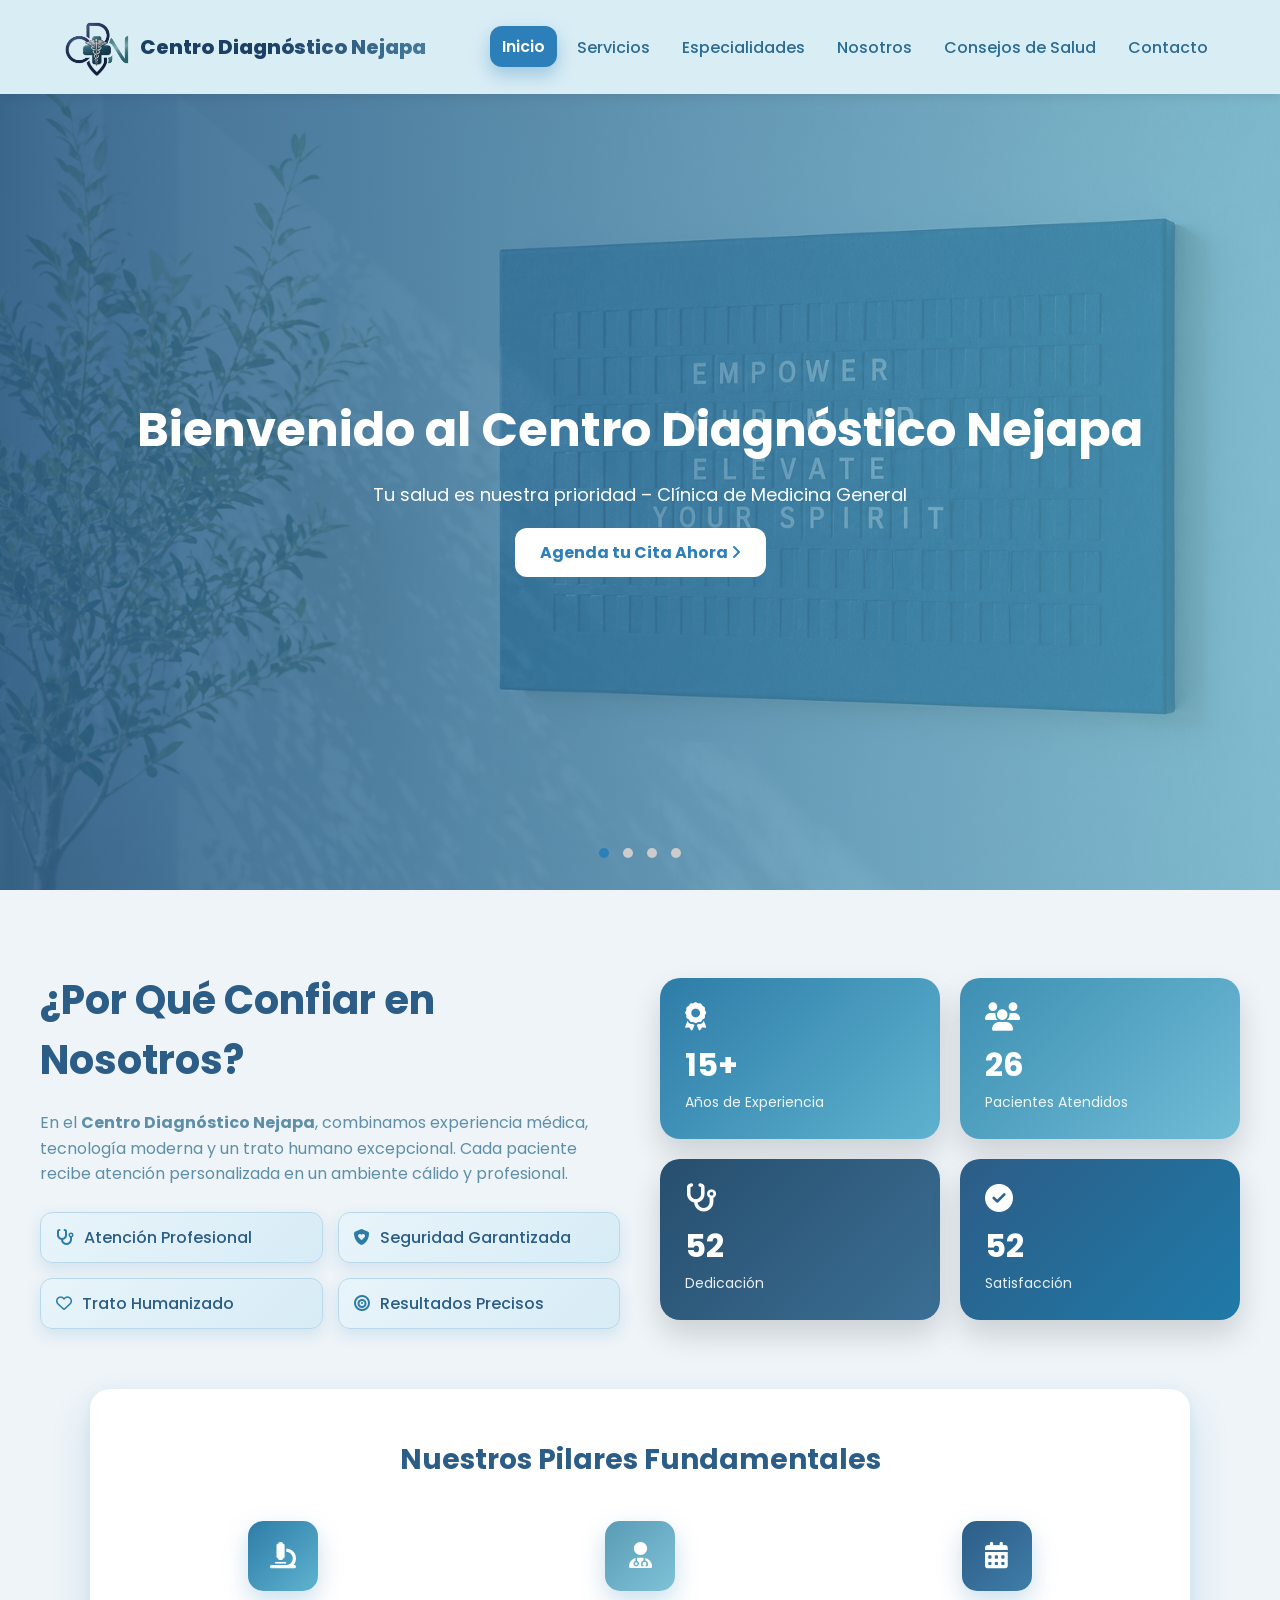
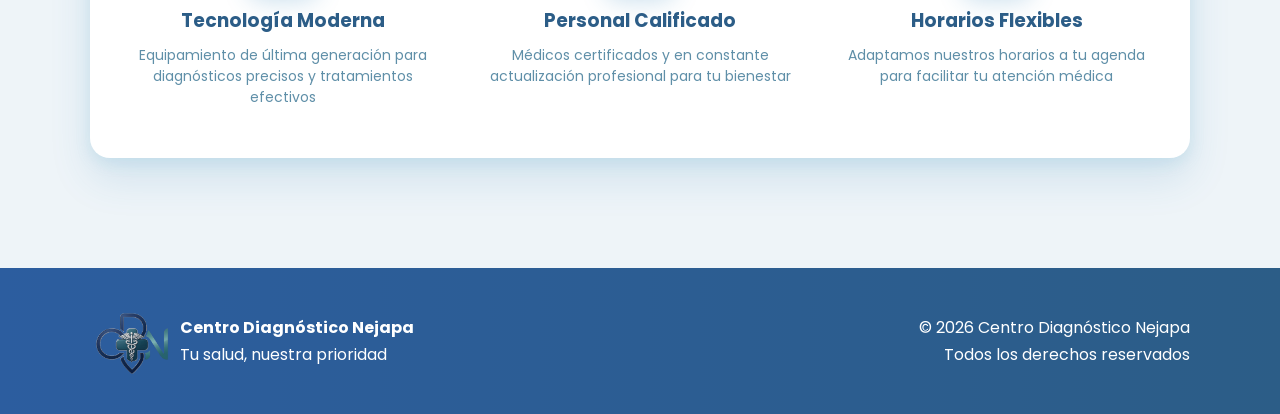
<file: frontend/index.html>
<!DOCTYPE html>
<html lang="es">
<head>
  <meta charset="UTF-8">
  <title>Centro Diagnóstico Nejapa</title>
  <link rel="stylesheet" href="css/styles-index.css">

  <link href="https://fonts.googleapis.com/css2?family=Poppins:wght@300;400;600;700&display=swap" rel="stylesheet">
  <link rel="stylesheet" href="https://cdnjs.cloudflare.com/ajax/libs/font-awesome/6.5.0/css/all.min.css">
  <meta name="viewport" content="width=device-width, initial-scale=1.0">

  <!-- Favicons -->
  <link rel="icon" type="image/png" href="assets/favicons/favicon-96x96.png" sizes="96x96" />
  <link rel="icon" type="image/svg+xml" href="assets/favicons/favicon.svg" />
  <link rel="shortcut icon" href="assets/favicons/favicon.ico" />
  <link rel="apple-touch-icon" sizes="180x180" href="assets/favicons/apple-touch-icon.png" />
  <link rel="manifest" href="assets/favicons/site.webmanifest" />

  <!--Metadatos basicos description y keywords-->
  <meta name="description" content="Centro Diagnóstico Nejapa: Tu salud es nuestra prioridad. Atención médica general, especialidades, medicina preventiva en Nejapa, Managua. Agenda tu cita.">
  <meta name="keywords" content="Centro médico Nejapa, medicina general, especialidades médicas, salud, consultas, vacunación, diagnóstico">
  <meta name="author" content="Centro Diagnóstico Nejapa">
  <meta name="robots" content="index, follow">

  <meta property="og:title" content="Centro Diagnóstico Nejapa | Tu salud, nuestra prioridad">
  <meta property="og:description" content="Atención médica general y especializada en Nejapa. Equipo profesional, tecnología moderna y trato humanizado.">
  <meta property="og:image" content="https://centro-diagnostico-nejapa.netlify.app/assets/logo-social.png">
  <meta property="og:url" content="https://centro-diagnostico-nejapa.netlify.app">
  <meta property="og:type" content="website">
  <meta property="og:locale" content="es_ES">

</head>
<body>

  <!-- NAVBAR CON HAMBURGUESA -->
  <header class="navbar">
    <div class="nav-container">
      <div class="logo">
        <img src="assets/logo.png" alt="Logo">
        <span>Centro Diagnóstico Nejapa</span>
      </div>

      <!-- Botón hamburguesa (solo visible en móvil) -->
      <div class="menu-toggle" id="menuToggle">
        <i class="fas fa-bars"></i>
      </div>

      <!-- Menú de navegación -->
      <nav id="navMenu">
        <a href="index.html" onclick="loadPage('inicio');" data-page="inicio" class="active">Inicio</a>
        <a href="#" onclick="loadPage('servicios-c');" data-page="servicios-c">Servicios</a>
        <a href="#" onclick="loadPage('especialidades-c');" data-page="especialidades-c">Especialidades</a>
        <a href="#" onclick="loadPage('nosotros-c');" data-page="nosotros-c">Nosotros</a>
        <a href="#" onclick="loadPage('consejos-c');" data-page="consejos-c">Consejos de Salud</a>
        <a href="#" onclick="loadPage('contacto-c');" data-page="contacto-c">Contacto</a>
      </nav>
    </div>
  </header>

  <!-- Contenedor de contenido dinámico -->
  <main id="content">
  </main>

  <!-- FOOTER -->
  <footer>
    <div class="footer-content">
      <div class="footer-left">
        <img src="assets/logo.png" class="footer-logo" alt="Logo">
        <div>
          <strong>Centro Diagnóstico Nejapa</strong>
          <p>Tu salud, nuestra prioridad</p>
        </div>
      </div>
      <div class="footer-right">
        <p>© 2026 Centro Diagnóstico Nejapa</p>
        <p>Todos los derechos reservados</p>
      </div>
    </div>
  </footer>

  <script src="js/script.js"></script>
  <script src="js/home.js"></script>

</body>
</html>
</file>
<file: frontend/css/styles-index.css>
* {
  margin: 0;
  padding: 0;
  box-sizing: border-box;
}

body {
  font-family: 'Poppins', sans-serif;
  background: #eef4f8;
}

/* NAVBAR */
.navbar {
  position: fixed;
  width: 100%;
  top: 0;
  z-index: 1000;
  background: #d9edf5;
  box-shadow: 0 3px 10px rgba(0, 0, 0, 0.08);
}

.nav-container {
  max-width: 1200px;
  margin: auto;
  display: flex;
  justify-content: space-between;
  align-items: center;
  padding: 18px 20px;
}

.logo {
  display: flex;
  align-items: center;
  gap: 10px;
  text-align: center;
}

.logo img {
  width: 70px;
}

.logo span {
  font-size: 20px;
  font-weight: 800;
  background: linear-gradient(90deg, #1b4065 0%, #1b4065 45%, #457b9d 100%);
  -webkit-background-clip: text;
  background-clip: text;
  color: transparent;
  -webkit-text-fill-color: transparent;
  text-align: center;
}

/* Botón hamburguesa (oculto en desktop) */
.menu-toggle {
  display: none;
  font-size: 28px;
  cursor: pointer;
  color: #2c6b93;
  background: none;
  border: none;
  padding: 5px;
}

/* Navegación en desktop */
nav {
  display: flex;
  gap: 8px;
}

nav a {
  text-decoration: none;
  color: #2c6b93;
  font-weight: 500;
  padding: 8px 12px;
  border-radius: 12px;
  transition: 0.3s;
  white-space: nowrap;
}

nav a:hover {
  color: rgba(44, 127, 184, 0.8);
}

nav a.active {
  background: #2c7fb8;
  color: white;
  font-weight: 600;
  box-shadow: 0 8px 18px rgba(44, 127, 184, 0.35);
  transform: translateY(-1px);
}

/* HERO */
.hero {
  margin-top: 80px;
  position: relative;
  height: 90vh;
  overflow: hidden;
}

.slides {
  position: relative;
  height: 100%;
}

.slide {
  position: absolute;
  width: 100%;
  height: 100%;
  background-size: cover;
  background-position: center;
  opacity: 0;
  transition: 1s;
}

.slide.active {
  opacity: 1;
}

.overlay {
  position: absolute;
  width: 100%;
  height: 100%;
  background: linear-gradient(90deg, rgba(44, 93, 135, 0.9), rgba(95, 179, 207, 0.7));
}

.contenido {
  position: absolute;
  width: 100%;
  height: 100%;
  display: flex;
  flex-direction: column;
  justify-content: center;
  align-items: center;
  text-align: center;
  color: white;
  padding: 20px;
}

.contenido h1 {
  font-size: 48px;
  font-weight: 700;
  margin-bottom: 15px;
}

.contenido p {
  font-size: 18px;
  margin-bottom: 20px;
}

.btn {
  background: white;
  color: #2c7fb8;
  padding: 12px 25px;
  border-radius: 12px;
  font-weight: bold;
  cursor: pointer;
  transition: 0.3s;
  display: inline-block;
}

.btn:hover {
  transform: scale(1.08);
  box-shadow: 0 10px 25px rgba(0, 0, 0, 0.2);
}

.dots {
  position: absolute;
  bottom: 20px;
  width: 100%;
  text-align: center;
}

.dot {
  display: inline-block;
  width: 10px;
  height: 10px;
  background: #ccc;
  margin: 5px;
  border-radius: 50%;
  transition: 0.3s;
  cursor: pointer;
}

.dot.active {
  background: #2c7fb8;
}

/*  SECCIÓN CONFIANZA */
.confianza {
  padding: 80px 20px;
}

.confianza-container {
  max-width: 1200px;
  margin: auto;
  display: flex;
  gap: 40px;
  align-items: center;
}

.confianza-texto {
  flex: 1;
}

.confianza-texto h2 {
  font-size: 40px;
  color: #2c5d87;
  margin-bottom: 20px;
}

.confianza-texto p {
  color: #5f8fa8;
  line-height: 1.6;
  margin-bottom: 25px;
}

.beneficios {
  display: grid;
  grid-template-columns: 1fr 1fr;
  gap: 15px;
}

.beneficio {
  background: linear-gradient(135deg, #e8f4fa, #d7ecf6);
  padding: 12px 15px;
  border-radius: 12px;
  display: flex;
  align-items: center;
  gap: 10px;
  color: #2c5d87;
  font-weight: 500;
  border: 1px solid #b9d9ea;
  box-shadow: 0 6px 15px rgba(44, 127, 184, 0.15);
  transition: 0.3s;
}

.beneficio:hover {
  background: linear-gradient(135deg, #d2ebf7, #c2e3f3);
  transform: translateY(-3px);
  box-shadow: 0 10px 25px rgba(44, 127, 184, 0.25);
}

.beneficio i {
  color: #2d7ca8;
  font-size: 16px;
}

.confianza-stats {
  flex: 1;
  display: grid;
  grid-template-columns: 1fr 1fr;
  gap: 20px;
}

.stat-card {
  padding: 25px;
  border-radius: 20px;
  color: white;
  box-shadow: 0 15px 30px rgba(0, 0, 0, 0.15);
  transition: 0.3s;
}

.stat-card:hover {
  transform: scale(1.05);
}

.grad1 {
  background: linear-gradient(135deg, #2d7ca8, #5fb3cf);
}

.grad2 {
  background: linear-gradient(135deg, #3e8fb3, #6fbcd6);
}

.grad3 {
  background: linear-gradient(135deg, #274e6e, #3b6f94);
}

.grad4 {
  background: linear-gradient(135deg, #2c5d87, #1f7aa8);
}

.stat-card i {
  font-size: 28px;
  margin-bottom: 10px;
}

.stat-card h3 {
  font-size: 32px;
  font-weight: bold;
}

.stat-card span {
  font-size: 14px;
  opacity: 0.9;
}

/*  PILARES */
.pilares {
  padding: 60px 20px;
  padding-bottom: 0;
}

.pilares-box {
  max-width: 1100px;
  margin: auto;
  background: white;
  border-radius: 20px;
  padding: 50px 30px;
  box-shadow: 0 20px 40px rgba(44, 127, 184, 0.15), 0 5px 15px rgba(95, 179, 207, 0.15);
  text-align: center;
  transition: 0.3s;
}

.pilares-box:hover {
  transform: translateY(-5px);
  box-shadow: 0 30px 60px rgba(44, 127, 184, 0.25), 0 10px 25px rgba(95, 179, 207, 0.25);
}

.pilares-box h2 {
  color: #2c5d87;
  font-size: 28px;
  margin-bottom: 40px;
}

.pilares-grid {
  display: flex;
  justify-content: space-between;
  gap: 30px;
  flex-wrap: wrap;
}

.pilar {
  flex: 1;
  min-width: 250px;
}

.pilar-icon {
  width: 70px;
  height: 70px;
  margin: auto;
  border-radius: 15px;
  display: flex;
  align-items: center;
  justify-content: center;
  color: white;
  font-size: 26px;
  margin-bottom: 15px;
  box-shadow: 0 10px 25px rgba(44, 127, 184, 0.25);
}

.pilar:nth-child(1) .pilar-icon {
  background: linear-gradient(135deg, #2d7ca8, #5fb3cf);
}

.pilar:nth-child(2) .pilar-icon {
  background: linear-gradient(135deg, #5a9bb5, #7ec3d8);
}

.pilar:nth-child(3) .pilar-icon {
  background: linear-gradient(135deg, #2c5d87, #3f7da8);
}

.pilar h3 {
  color: #2c5d87;
  margin-bottom: 10px;
}

.pilar p {
  color: #5f8fa8;
  font-size: 14px;
  line-height: 1.5;
}

/* FOOTER */
footer {
  margin-top: 30px;
  background: linear-gradient(to right, #2c5d9f, #2c5d87);
  color: white;
  padding: 40px 20px;
}

.footer-content {
  max-width: 1100px;
  margin: auto;
  display: flex;
  justify-content: space-between;
  align-items: center;
}

.footer-left {
  display: flex;
  align-items: center;
  gap: 10px;
  line-height: 1.7;
}

.footer-logo {
  width: 80px;
}

.footer-right {
  text-align: right;
  line-height: 1.7;
}

/*  MEDIA QUERIES */
/* Tablet*/
@media (max-width: 1024px) and (min-width: 769px) {
  .confianza-container {
    flex-direction: column;
  }
  .pilares-grid {
    justify-content: center;
  }
  nav a {
    padding: 6px 10px;
    font-size: 14px;
  }
  .logo span {
    font-size: 16px;
    display: none;
  }
}

/* Móvil */
@media (max-width: 768px) {
  .nav-container {
    flex-wrap: wrap;
    padding: 15px 20px;
    position: relative;
    text-align: center;
  }
  .logo {
    flex: 1;
  }
  .menu-toggle {
    display: block;
  }
  nav {
    display: none;
    width: 100%;
    flex-direction: column;
    background: #d9edf5;
    margin-top: 15px;
    border-radius: 16px;
    padding: 10px 0;
    box-shadow: 0 8px 20px rgba(0,0,0,0.1);
  }
  nav.show {
    display: flex;
  }
  nav a {
    margin: 5px 15px;
    text-align: center;
    white-space: normal;
  }
  /* Hero */
  .hero {
    height: 70vh;
    margin-top: 70px;
  }
  .contenido h1 {
    font-size: 28px;
  }
  .contenido p {
    font-size: 14px;
  }
  .btn {
    padding: 10px 20px;
    font-size: 14px;
  }
  /* Confianza */
  .confianza {
    padding: 50px 20px;
  }
  .confianza-container {
    flex-direction: column;
    gap: 30px;
  }
  .confianza-texto h2 {
    font-size: 28px;
    text-align: center;
  }
  .confianza-texto p {
    text-align: center;
  }
  .beneficios {
    grid-template-columns: 1fr;
  }
  .confianza-stats {
  grid-template-columns: 1fr 1fr;
  gap: 15px; 
  width: 100%;
}

.stat-card {
  padding: 15px;
  text-align: center;
}
  .stat-card i {
    font-size: 22px;
  }
  .stat-card span {
    font-size: 12px;
  }
  /* Pilares */
  .pilares {
    padding: 40px 20px;
    margin: 0;
  }
  .pilares-box {
    max-width: 100%;
    padding: 25px 20px;
    margin: 0;
  }
  .pilares-box h2 {
    font-size: 24px;
  }
  .pilares-grid {
    flex-direction: column;
    align-items: center;
    gap: 20px;
  }
  .pilar {
    min-width: auto;
    width: 100%;
  }
  .pilar h3 {
    font-size: 18px;
  }
  .pilar p {
    font-size: 13px;
  }
  /* Footer */
  footer {
    margin-top: 0;
    padding: 40px 20px;
  }
  .footer-content {
    flex-direction: column;
    text-align: center;
    gap: 30px;
  }
  .footer-left {
    flex-direction: column;
    text-align: center;
  }
  .footer-right {
    text-align: center;
    font-size: 14px;
  }

  .footer-left strong {
    font-size: 18px;
  }

  .footer-left p {
    font-size: 16px;
  }
  .footer-right p {
    font-size: 13px;
  }
  .footer-logo {
    width: 70px;
  }
}

/* Móviles pequeños (menos de 480px) */
@media (max-width: 480px) {
  .logo img {
    width: 50px;
  }
  .logo span {
    font-size: 15px;
    justify-content: center;  
  }
  .hero {
    margin-top: 65px;
  }
  .contenido h1 {
    font-size: 24px;
  }
  .contenido p {
    font-size: 12px;
  }
  .btn {
    padding: 8px 16px;
    font-size: 12px;
  }
  .confianza-texto h2 {
    font-size: 24px;
  }
  .stat-card {
    padding: 12px;
  }
  .stat-card h3 {
    font-size: 20px;
  }
  .stat-card i {
    font-size: 18px;
  }
  .stat-card span {
    font-size: 11px;
  }
  .pilares-box h2 {
    font-size: 22px;
  }
}
</file>
